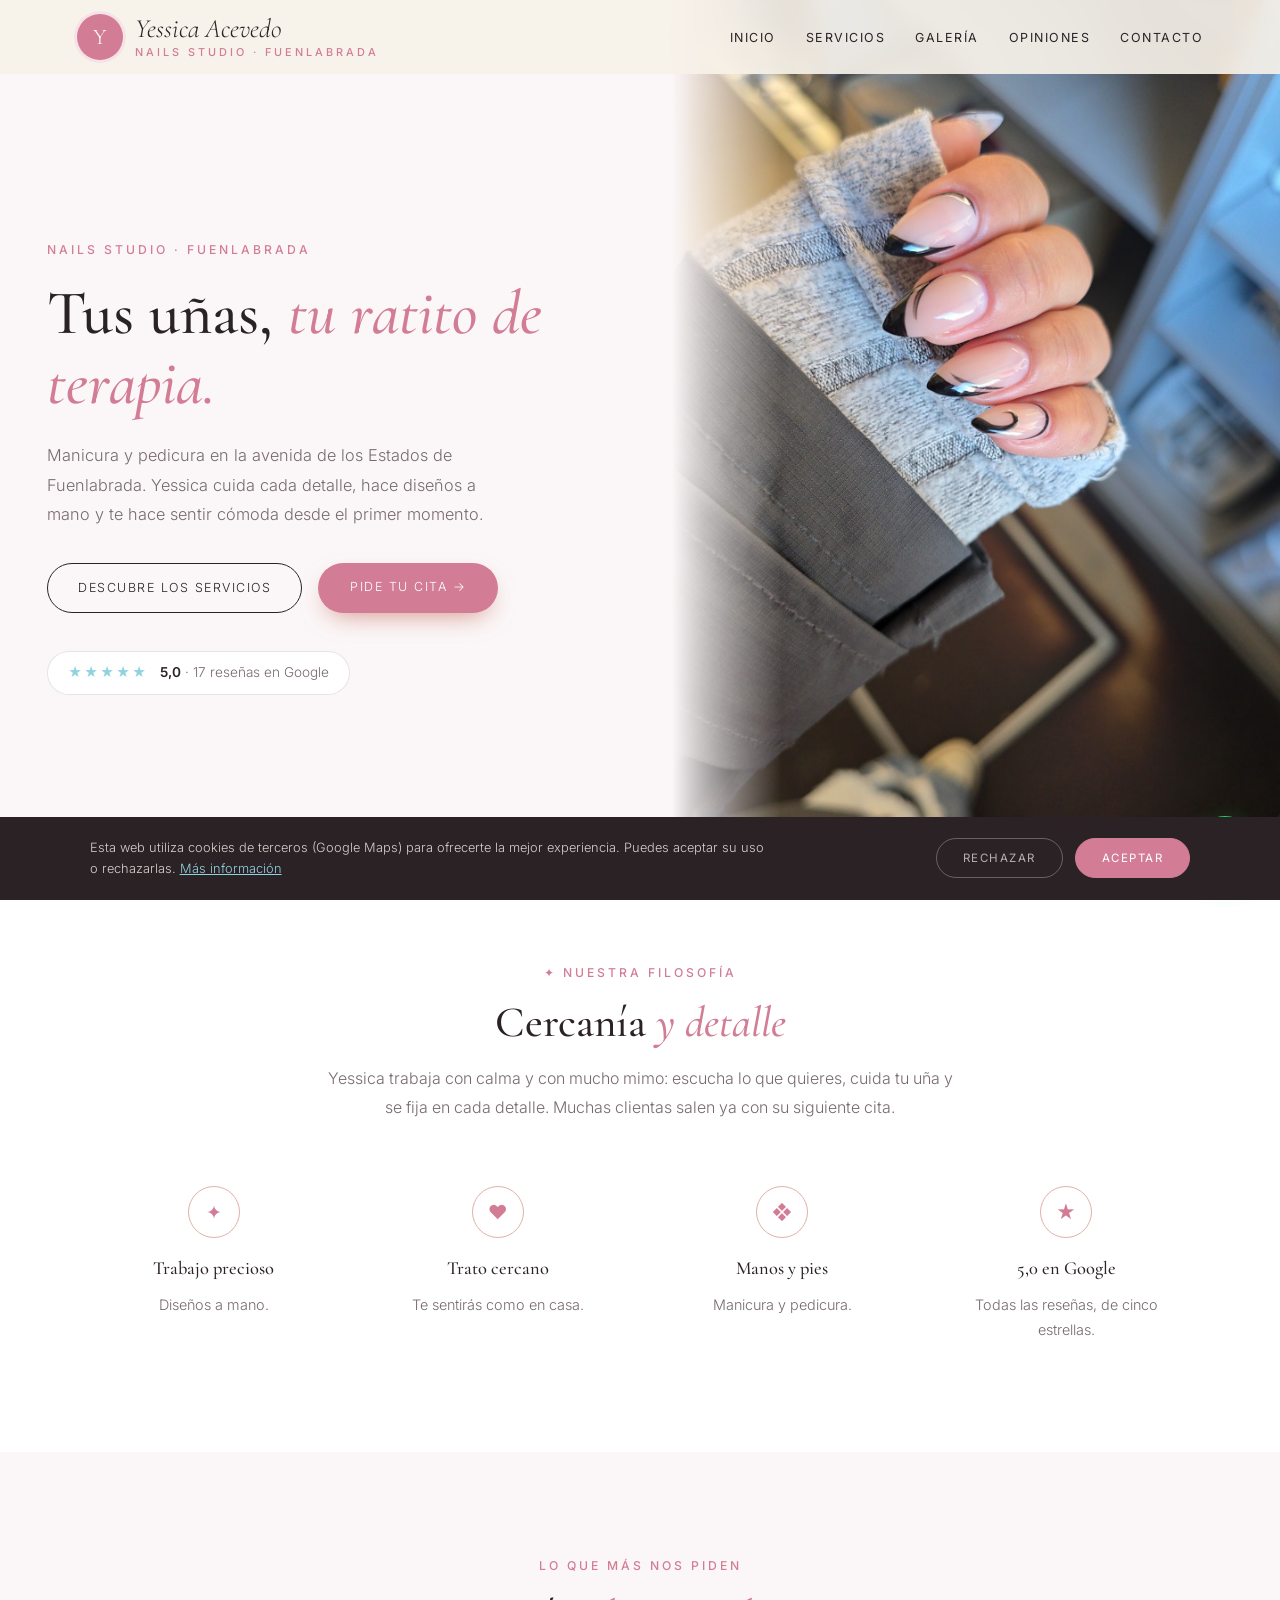
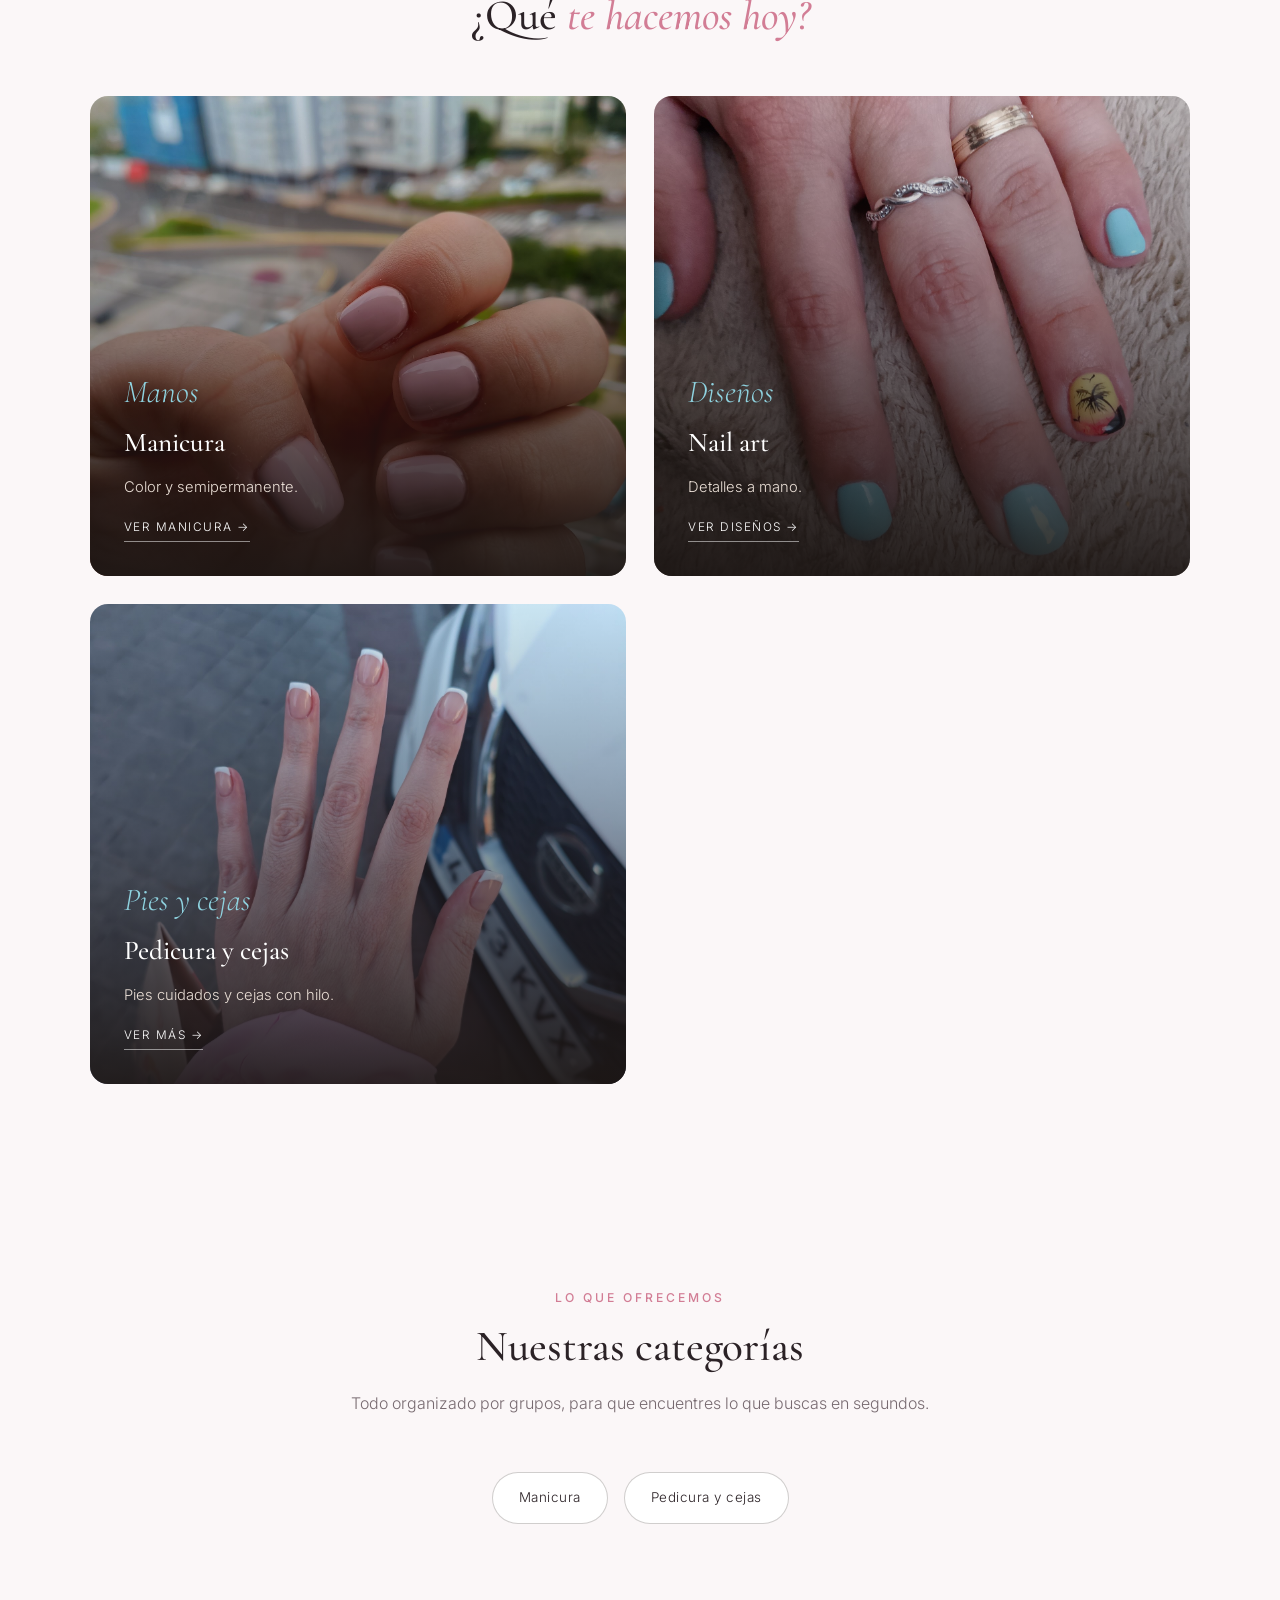
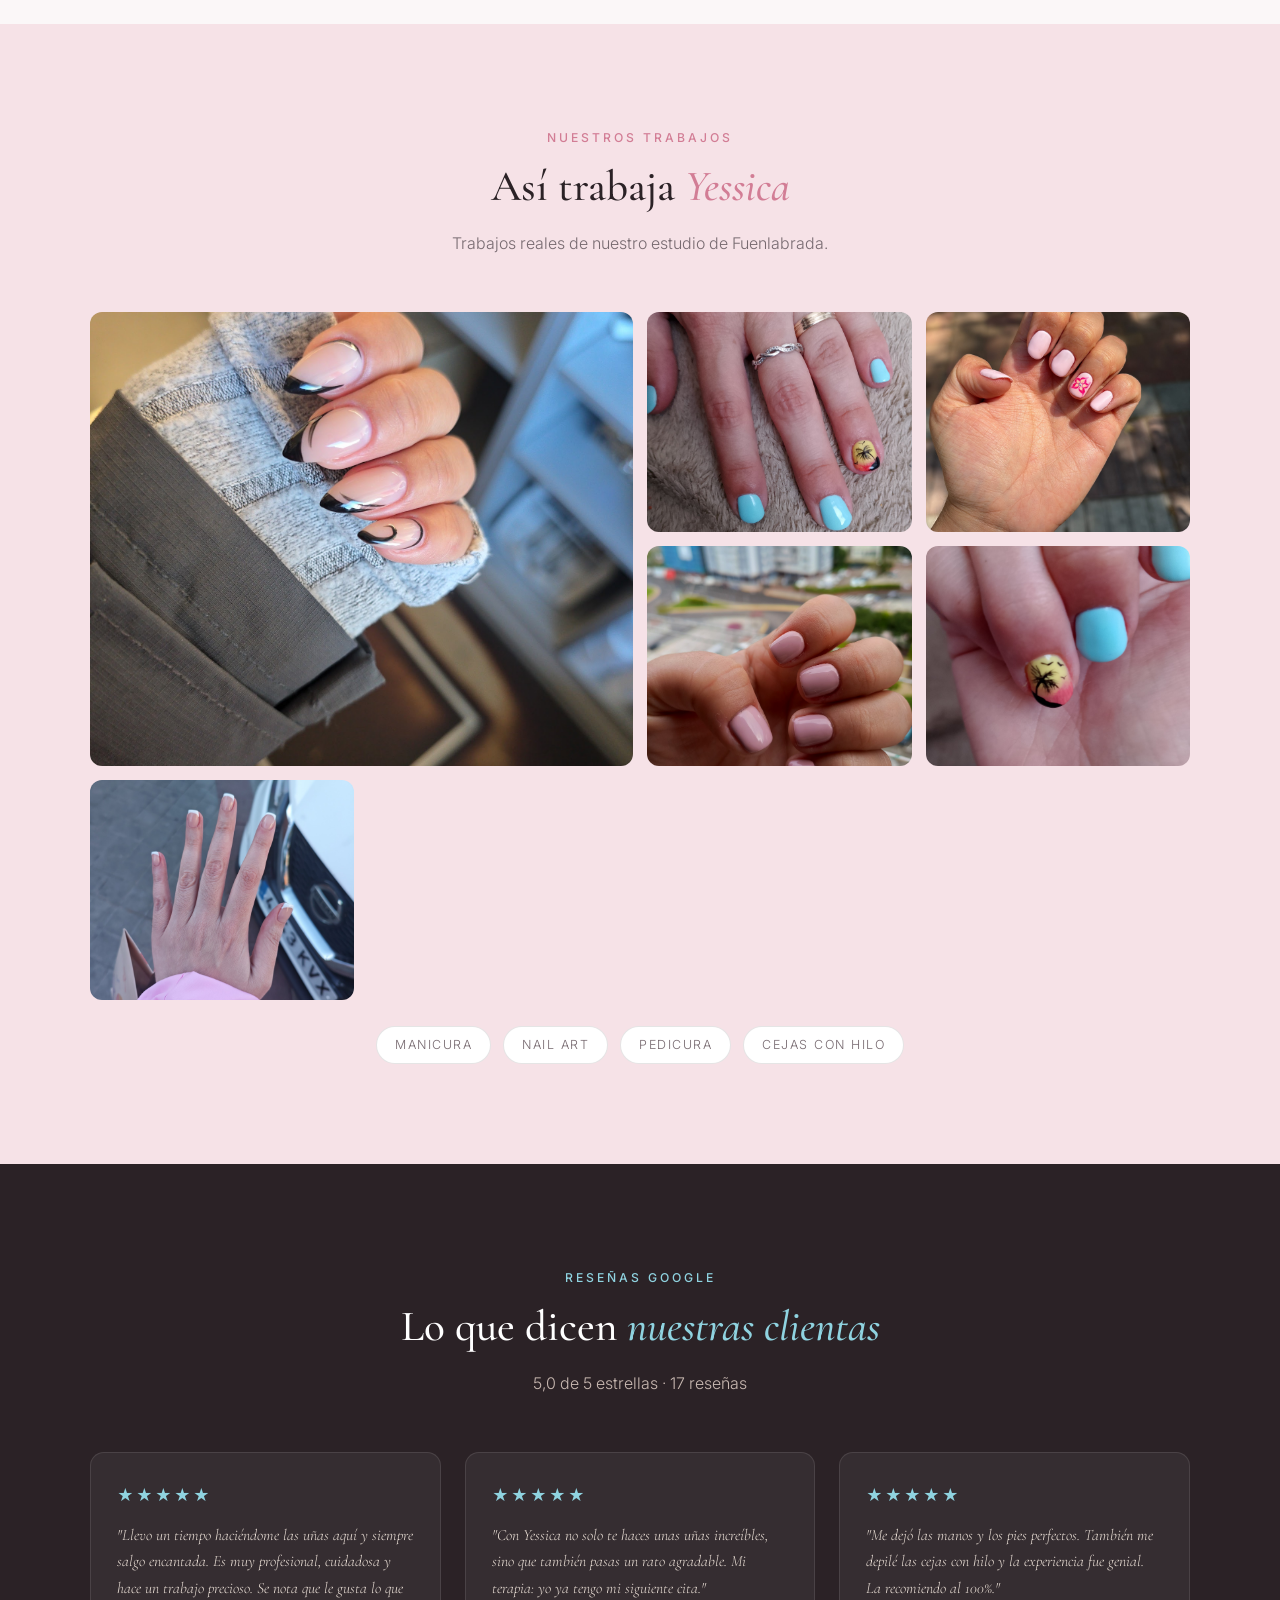
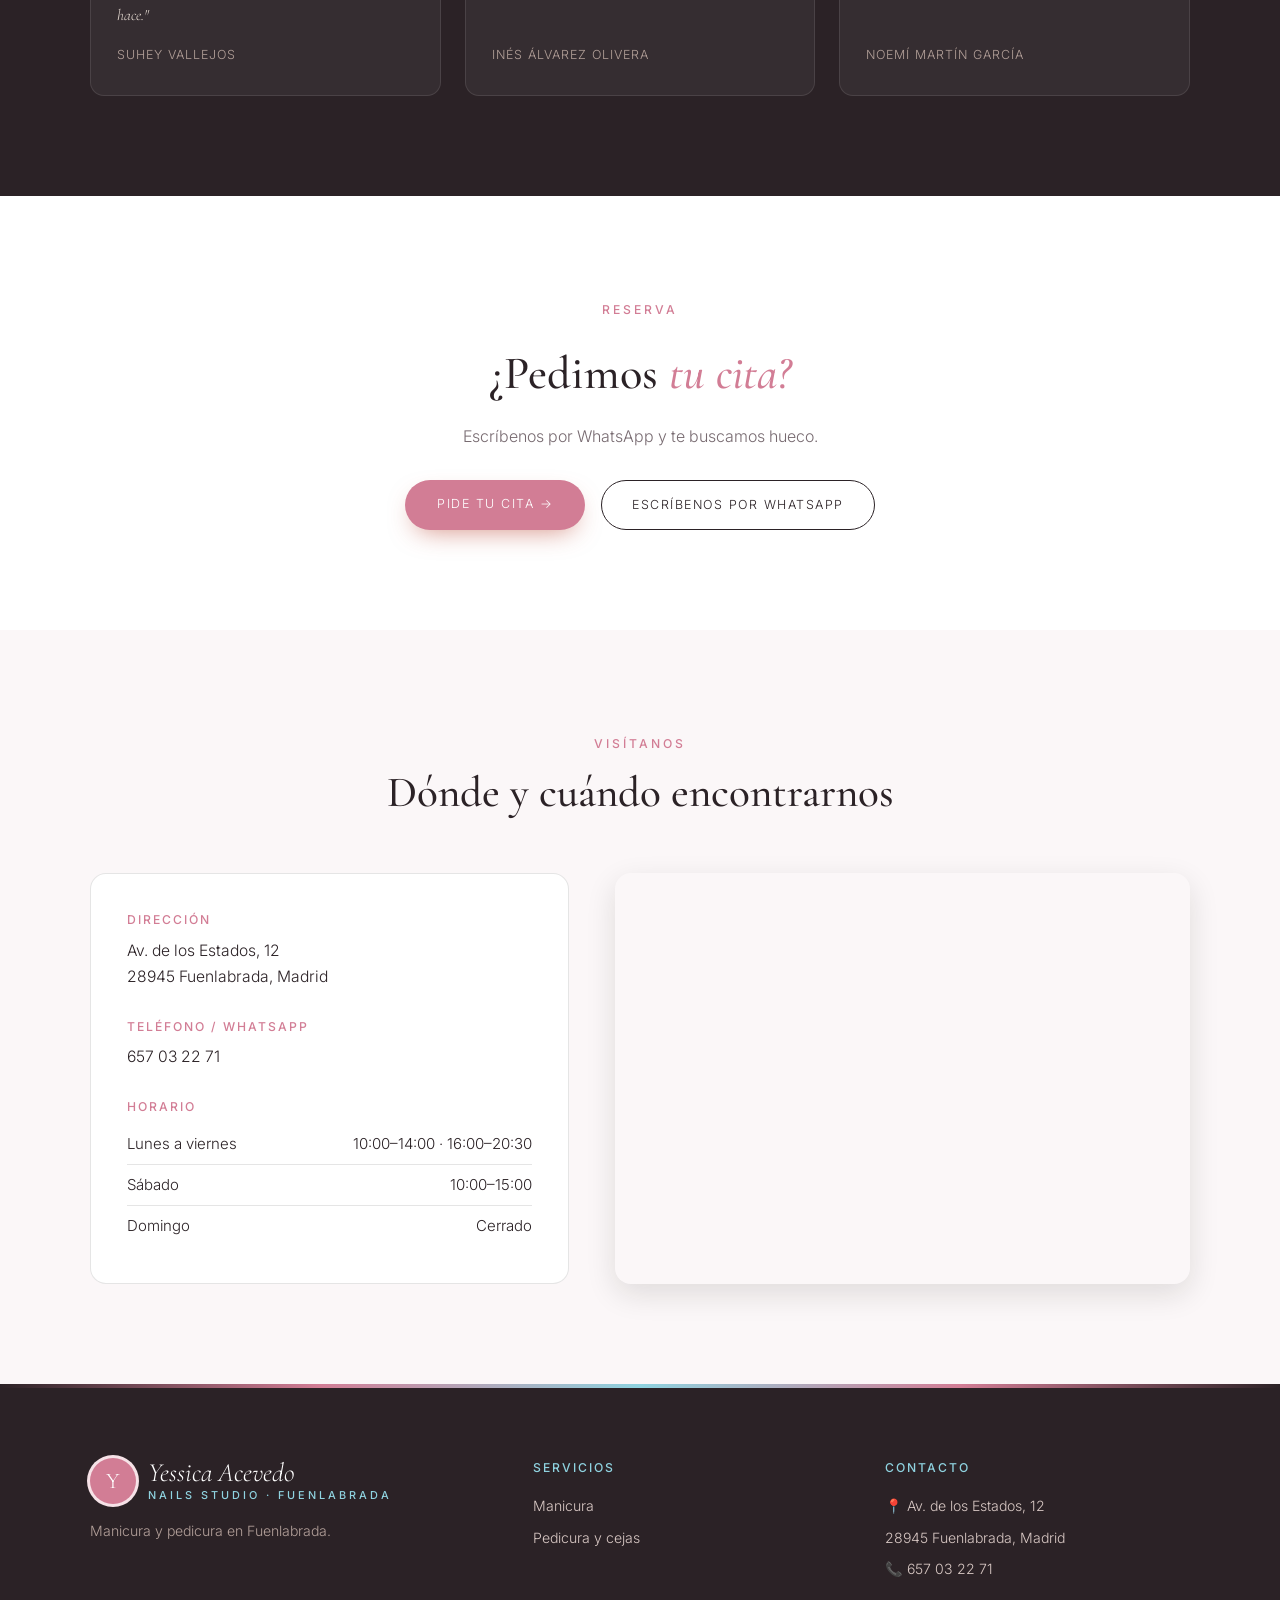
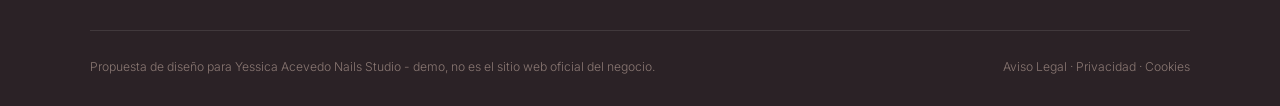
<file: index.html>
<!DOCTYPE html>
<html lang="es">
<head>
<meta charset="UTF-8">
<meta name="viewport" content="width=device-width, initial-scale=1.0">
<title>Yessica Acevedo Nails Studio — Manicura y pedicura en Fuenlabrada</title>
<meta name="description" content="Yessica Acevedo Nails Studio, en la avenida de los Estados 12 de Fuenlabrada. Manicura, pedicura, diseños a mano y cejas con hilo. 5★ en Google.">
<meta name="theme-color" content="#2b2226">
<meta property="og:title" content="Yessica Acevedo Nails Studio · Fuenlabrada">
<meta property="og:image" content="maps_05.jpg">

<link rel="preconnect" href="https://fonts.googleapis.com"><link rel="preconnect" href="https://fonts.gstatic.com" crossorigin><link href="https://fonts.googleapis.com/css2?family=Cormorant+Garamond:ital,wght@0,500;0,600;1,500&family=Inter:wght@300;400;500;600&display=swap" rel="stylesheet">
<link rel="stylesheet" href="styles.css">
</head>
<body>

<header id="header">
  <a href="index.html" class="logo" aria-label="Yessica Acevedo Nails Studio, inicio"><span class="logo-mark">Y</span><span class="logo-text"><span class="script">Yessica Acevedo</span><small>nails studio · Fuenlabrada</small></span></a>
  <nav id="nav" aria-label="Navegación principal"><ul><li><a href="index.html#inicio">Inicio</a></li><li><a href="servicios.html">Servicios</a></li><li><a href="index.html#galeria">Galería</a></li><li><a href="index.html#opiniones">Opiniones</a></li><li><a href="index.html#contacto">Contacto</a></li></ul></nav><button class="nav-toggle" id="navToggle" aria-label="Abrir menú">☰</button>
</header>

<section class="hero" id="inicio">
  <div class="hero-text">
    <span class="eyebrow">Nails studio · Fuenlabrada</span>
    <h1>Tus uñas, <em>tu ratito de terapia.</em></h1>
    <p>Manicura y pedicura en la avenida de los Estados de Fuenlabrada. Yessica cuida cada detalle, hace diseños a mano y te hace sentir cómoda desde el primer momento.</p>
    <div class="hero-ctas">
      <a href="servicios.html" class="btn-outline">Descubre los servicios</a>
      <a href="https://wa.me/34657032271?text=Hola%2C%20he%20visto%20tu%20web%20y%20me%20gustar%C3%ADa%20pedir%20cita%20con%20Yessica" class="btn-solid" target="_blank" rel="noopener">Pide tu cita →</a>
    </div>
    <a class="hero-rating" href="https://www.google.com/maps/search/?api=1&query=Yessica+Acevedo+Nails+Studio,+Avenida+de+los+Estados+12,+Fuenlabrada" target="_blank" rel="noopener"><span class="stars">★★★★★</span><span><strong>5,0</strong> · 17 reseñas en Google</span></a>
  </div>
  <div class="hero-img"><img src="maps_05.jpg" alt="Uñas con francesa en negro hechas en Yessica Acevedo Nails Studio, Fuenlabrada" style="object-position:center 50%;"></div>
</section>

<section class="trust">
  <div class="section-head">
    <span class="eyebrow">✦ Nuestra filosofía</span>
    <h2>Cercanía <em>y detalle</em></h2>
    <p>Yessica trabaja con calma y con mucho mimo: escucha lo que quieres, cuida tu uña y se fija en cada detalle. Muchas clientas salen ya con su siguiente cita.</p>
  </div>
  <div class="trust-grid">
    <div class="trust-card"><span class="trust-ic">✦</span><h3>Trabajo precioso</h3><p>Diseños a mano.</p></div>
    <div class="trust-card"><span class="trust-ic">♥</span><h3>Trato cercano</h3><p>Te sentirás como en casa.</p></div>
    <div class="trust-card"><span class="trust-ic">❖</span><h3>Manos y pies</h3><p>Manicura y pedicura.</p></div>
    <div class="trust-card"><span class="trust-ic">★</span><h3>5,0 en Google</h3><p>Todas las reseñas, de cinco estrellas.</p></div>
  </div>
</section>

<section class="worlds">
  <div class="section-head">
    <span class="eyebrow">Lo que más nos piden</span>
    <h2>¿Qué <em>te hacemos hoy?</em></h2>
  </div>
  <div class="worlds-grid">
    <a href="servicios.html#manos" class="world-card"><img src="maps_04.jpg" alt="Manicura"><div class="world-text"><span class="script">Manos</span><h3>Manicura</h3><p>Color y semipermanente.</p><span class="world-link">Ver manicura →</span></div></a>
    <a href="servicios.html#manos" class="world-card"><img src="maps_02.jpg" alt="Nail art"><div class="world-text"><span class="script">Diseños</span><h3>Nail art</h3><p>Detalles a mano.</p><span class="world-link">Ver diseños →</span></div></a>
    <a href="servicios.html#pies" class="world-card"><img src="maps_06.jpg" alt="Pedicura y cejas"><div class="world-text"><span class="script">Pies y cejas</span><h3>Pedicura y cejas</h3><p>Pies cuidados y cejas con hilo.</p><span class="world-link">Ver más →</span></div></a>
  </div>
</section>

<section>
  <div class="section-head">
    <span class="eyebrow">Lo que ofrecemos</span>
    <h2>Nuestras categorías</h2>
    <p>Todo organizado por grupos, para que encuentres lo que buscas en segundos.</p>
  </div>
  <div class="cat-pills">
    <a href="servicios.html#manos" class="cat-pill">Manicura</a>
    <a href="servicios.html#pies" class="cat-pill">Pedicura y cejas</a>
  </div>
</section>

<section class="gallery-wrap" id="galeria">
  <div class="section-head">
    <span class="eyebrow">Nuestros trabajos</span>
    <h2>Así trabaja <em>Yessica</em></h2>
    <p>Trabajos reales de nuestro estudio de Fuenlabrada.</p>
  </div>
  <div class="gallery">
    <figure class="big"><img src="maps_05.jpg" alt="Francesa en negro" loading="lazy"></figure>
    <figure><img src="maps_02.jpg" alt="Azul con palmera" loading="lazy"></figure>
    <figure><img src="maps_01.jpg" alt="Rosa con detalle" loading="lazy"></figure>
    <figure><img src="maps_04.jpg" alt="Nude rosado" loading="lazy"></figure>
    <figure><img src="maps_03.jpg" alt="Atardecer a mano" loading="lazy"></figure>
    <figure><img src="maps_06.jpg" alt="Francesa clásica" loading="lazy"></figure>
  </div>
  <div class="brands"><span>Manicura</span><span>Nail art</span><span>Pedicura</span><span>Cejas con hilo</span></div>
</section>

<section class="reviews-wrap" id="opiniones">
  <div class="section-head">
    <span class="eyebrow">Reseñas Google</span>
    <h2>Lo que dicen <em>nuestras clientas</em></h2>
    <p>5,0 de 5 estrellas · 17 reseñas</p>
  </div>
  <div class="review-grid">
    <div class="review-card"><div class="stars">★★★★★</div><p>"Llevo un tiempo haciéndome las uñas aquí y siempre salgo encantada. Es muy profesional, cuidadosa y hace un trabajo precioso. Se nota que le gusta lo que hace."</p><cite>Suhey Vallejos</cite></div>
    <div class="review-card"><div class="stars">★★★★★</div><p>"Con Yessica no solo te haces unas uñas increíbles, sino que también pasas un rato agradable. Mi terapia: yo ya tengo mi siguiente cita."</p><cite>Inés Álvarez Olivera</cite></div>
    <div class="review-card"><div class="stars">★★★★★</div><p>"Me dejó las manos y los pies perfectos. También me depilé las cejas con hilo y la experiencia fue genial. La recomiendo al 100%."</p><cite>Noemí Martín García</cite></div>
  </div>
</section>

<section class="cta-section">
  <span class="eyebrow">Reserva</span>
  <h2>¿Pedimos <em>tu cita?</em></h2>
  <p>Escríbenos por WhatsApp y te buscamos hueco.</p>
  <div class="cta-row">
    <a href="https://wa.me/34657032271?text=Hola%2C%20he%20visto%20tu%20web%20y%20me%20gustar%C3%ADa%20pedir%20cita%20con%20Yessica" class="btn-solid" target="_blank" rel="noopener">Pide tu cita →</a>
    <a href="https://wa.me/34657032271?text=Hola%2C%20he%20visto%20tu%20web%20y%20me%20gustar%C3%ADa%20pedir%20cita%20con%20Yessica" class="btn-outline" target="_blank" rel="noopener">Escríbenos por WhatsApp</a>
  </div>
</section>

<section class="contact-section" id="contacto">
  <div class="section-head">
    <span class="eyebrow">Visítanos</span>
    <h2>Dónde y cuándo encontrarnos</h2>
  </div>
  <div class="contact-grid">
    <div class="contact-info">
      <div class="contact-block"><h3>Dirección</h3><p>Av. de los Estados, 12<br>28945 Fuenlabrada, Madrid</p></div>
      <div class="contact-block"><h3>Teléfono / WhatsApp</h3><p><a href="tel:+34657032271">657 03 22 71</a></p></div>
      <div class="contact-block"><h3>Horario</h3><ul class="hours-list"><li><span>Lunes a viernes</span><span>10:00–14:00 · 16:00–20:30</span></li><li><span>Sábado</span><span>10:00–15:00</span></li><li><span>Domingo</span><span>Cerrado</span></li></ul></div>
      
    </div>
    <div class="contact-map">
      <iframe title="Mapa de Yessica Acevedo Nails Studio" src="https://www.google.com/maps?q=Yessica+Acevedo+Nails+Studio,+Avenida+de+los+Estados+12,+Fuenlabrada&output=embed" width="100%" height="100%" style="border:0;" allowfullscreen="" loading="lazy" referrerpolicy="no-referrer-when-downgrade"></iframe>
    </div>
  </div>
</section>

<footer>
  <div class="footer-grid">
    <div class="footer-brand">
      <a href="index.html" class="logo light"><span class="logo-mark">Y</span><span class="logo-text"><span class="script">Yessica Acevedo</span><small>nails studio · Fuenlabrada</small></span></a>
      <p>Manicura y pedicura en Fuenlabrada.</p>
    </div>
    <div><h4>Servicios</h4><ul><li><a href="servicios.html#manos">Manicura</a></li><li><a href="servicios.html#pies">Pedicura y cejas</a></li></ul></div>
    <div><h4>Contacto</h4><ul><li>📍 Av. de los Estados, 12</li><li>28945 Fuenlabrada, Madrid</li><li>📞 <a href="tel:+34657032271">657 03 22 71</a></li></ul></div>
  </div>
  <div class="footer-bottom">
    <span>Propuesta de diseño para Yessica Acevedo Nails Studio - demo, no es el sitio web oficial del negocio.</span>
    <span><a href="aviso-legal.html">Aviso Legal</a> &middot; <a href="politica-privacidad.html">Privacidad</a> &middot; <a href="politica-cookies.html">Cookies</a></span>
  </div>
</footer>

<div id="cookie-banner" class="cookie-banner"><p>Esta web utiliza cookies de terceros (Google Maps) para ofrecerte la mejor experiencia. Puedes aceptar su uso o rechazarlas. <a href="politica-cookies.html">Más información</a></p><div class="cookie-actions"><button onclick="setCookieChoice('rejected')" class="ck-reject">Rechazar</button><button onclick="setCookieChoice('accepted')" class="ck-accept">Aceptar</button></div></div>
<div class="social-fabs"><a class="wa-fab" href="https://wa.me/34657032271?text=Hola%2C%20he%20visto%20tu%20web%20y%20me%20gustar%C3%ADa%20pedir%20cita%20con%20Yessica" target="_blank" rel="noopener" aria-label="Escribir por WhatsApp"><svg width="28" height="28" viewBox="0 0 24 24" fill="white"><path d="M17.5 14.4c-.3-.1-1.8-.9-2-1s-.5-.1-.7.1-.8 1-.9 1.2-.3.2-.6.1a8.2 8.2 0 0 1-2.4-1.5 9 9 0 0 1-1.7-2.1c-.2-.3 0-.5.1-.6l.4-.5.3-.5v-.5l-.9-2.2c-.2-.6-.5-.5-.7-.5h-.6a1.1 1.1 0 0 0-.8.4 3.4 3.4 0 0 0-1 2.5 5.9 5.9 0 0 0 1.2 3.1 13.5 13.5 0 0 0 5.2 4.6c2.6 1 2.6.7 3.1.6a2.6 2.6 0 0 0 1.7-1.2 2.1 2.1 0 0 0 .2-1.2c-.1-.1-.3-.2-.6-.3ZM12 21.8a9.8 9.8 0 0 1-5-1.4l-.4-.2-3.7 1 1-3.6-.2-.4A9.8 9.8 0 1 1 12 21.8Zm8.4-18.3A11.8 11.8 0 0 0 1.8 17.7L.2 23.8l6.3-1.6a11.8 11.8 0 0 0 5.6 1.4A11.8 11.8 0 0 0 20.4 3.5Z"/></svg></a></div>
<script src="main.js"></script>
</body>
</html>
</file>
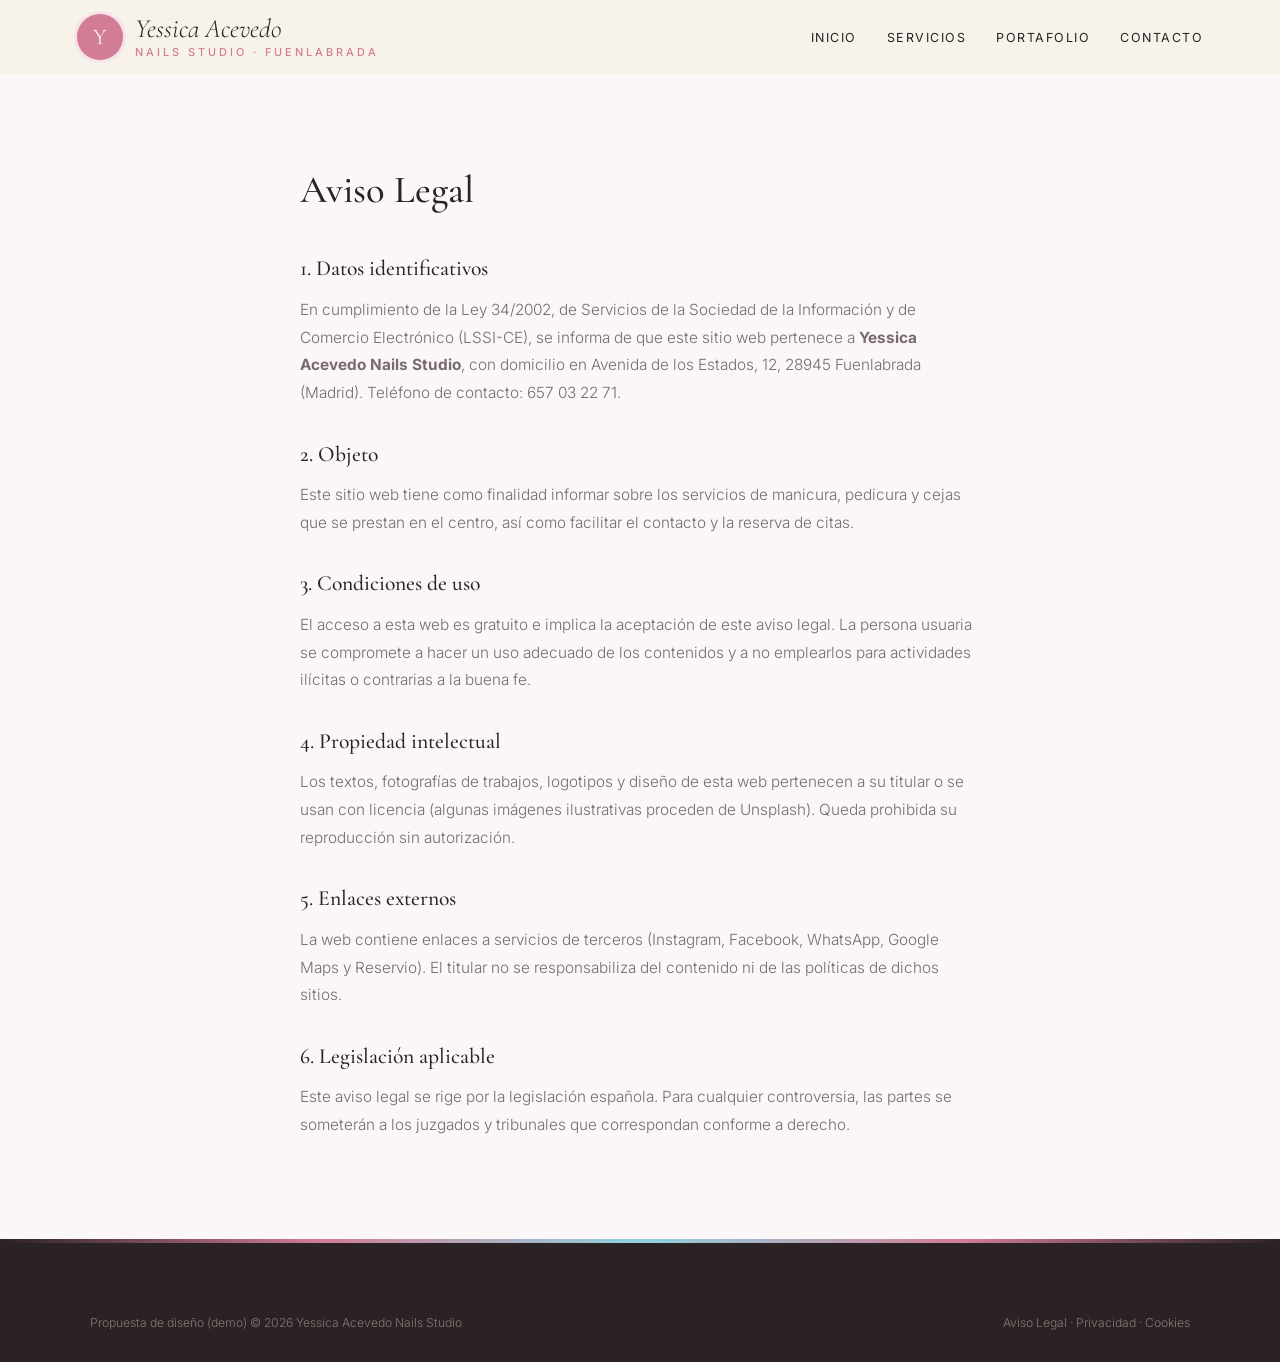
<file: aviso-legal.html>
<!DOCTYPE html>
<html lang="es">
<head>
<meta charset="UTF-8">
<meta name="viewport" content="width=device-width, initial-scale=1.0">
<title>Aviso Legal — Yessica Acevedo Nails Studio</title>
<meta name="robots" content="noindex">

<link rel="preconnect" href="https://fonts.googleapis.com">
<link href="https://fonts.googleapis.com/css2?family=Cormorant+Garamond:ital,wght@0,500;0,600;1,500&family=Inter:wght@300;400;500;600&display=swap" rel="stylesheet">
<link rel="stylesheet" href="styles.css">
</head>
<body>
<header id="header" class="scrolled">
  <a href="index.html" class="logo" aria-label="Yessica Acevedo Nails Studio, inicio">
    <span class="logo-mark">Y</span>
    <span class="logo-text"><span class="script">Yessica Acevedo</span><small>nails studio · Fuenlabrada</small></span>
  </a>
  <nav id="nav" aria-label="Navegación principal">
    <ul>
      <li><a href="index.html#inicio">Inicio</a></li>
      <li><a href="servicios.html">Servicios</a></li>
      <li><a href="portafolio.html">Portafolio</a></li>
      <li><a href="index.html#contacto">Contacto</a></li>
    </ul>
  </nav>
  <button class="nav-toggle" id="navToggle" aria-label="Abrir menú">☰</button>
</header>
<main class="legal"><h1>Aviso Legal</h1>
<h2>1. Datos identificativos</h2>
<p>En cumplimiento de la Ley 34/2002, de Servicios de la Sociedad de la Información y de Comercio Electrónico (LSSI-CE), se informa de que este sitio web pertenece a <strong>Yessica Acevedo Nails Studio</strong>, con domicilio en Avenida de los Estados, 12, 28945 Fuenlabrada (Madrid). Teléfono de contacto: 657 03 22 71.</p>
<h2>2. Objeto</h2>
<p>Este sitio web tiene como finalidad informar sobre los servicios de manicura, pedicura y cejas que se prestan en el centro, así como facilitar el contacto y la reserva de citas.</p>
<h2>3. Condiciones de uso</h2>
<p>El acceso a esta web es gratuito e implica la aceptación de este aviso legal. La persona usuaria se compromete a hacer un uso adecuado de los contenidos y a no emplearlos para actividades ilícitas o contrarias a la buena fe.</p>
<h2>4. Propiedad intelectual</h2>
<p>Los textos, fotografías de trabajos, logotipos y diseño de esta web pertenecen a su titular o se usan con licencia (algunas imágenes ilustrativas proceden de Unsplash). Queda prohibida su reproducción sin autorización.</p>
<h2>5. Enlaces externos</h2>
<p>La web contiene enlaces a servicios de terceros (Instagram, Facebook, WhatsApp, Google Maps y Reservio). El titular no se responsabiliza del contenido ni de las políticas de dichos sitios.</p>
<h2>6. Legislación aplicable</h2>
<p>Este aviso legal se rige por la legislación española. Para cualquier controversia, las partes se someterán a los juzgados y tribunales que correspondan conforme a derecho.</p></main>
<footer>
  <div class="footer-bottom" style="margin-top:0">
    <span>Propuesta de diseño (demo) © 2026 Yessica Acevedo Nails Studio</span>
    <span><a href="aviso-legal.html">Aviso Legal</a> &middot; <a href="politica-privacidad.html">Privacidad</a> &middot; <a href="politica-cookies.html">Cookies</a></span>
  </div>
</footer>
<script src="main.js"></script>
</body>
</html>
</file>
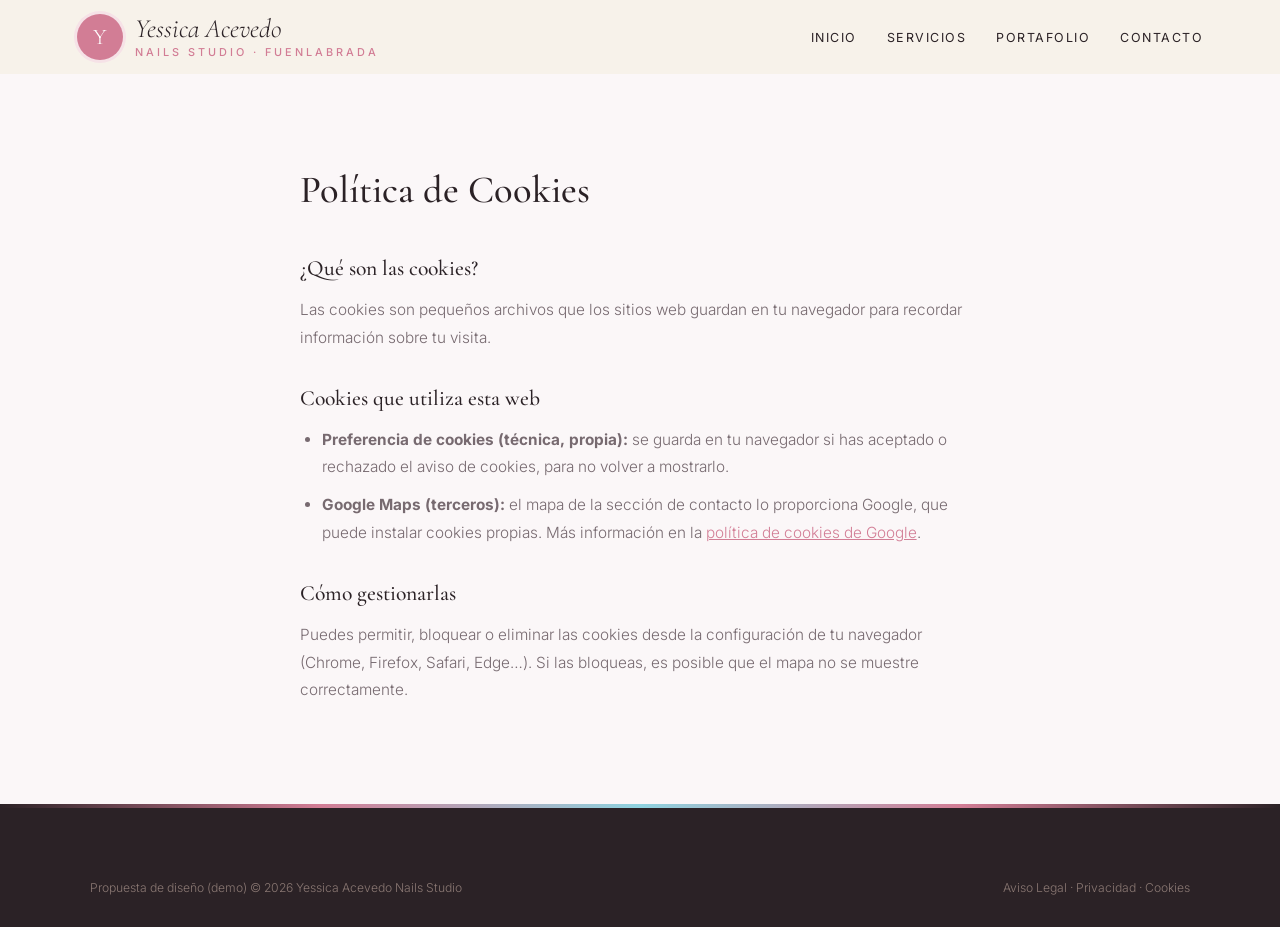
<file: politica-cookies.html>
<!DOCTYPE html>
<html lang="es">
<head>
<meta charset="UTF-8">
<meta name="viewport" content="width=device-width, initial-scale=1.0">
<title>Política de Cookies — Yessica Acevedo Nails Studio</title>
<meta name="robots" content="noindex">

<link rel="preconnect" href="https://fonts.googleapis.com">
<link href="https://fonts.googleapis.com/css2?family=Cormorant+Garamond:ital,wght@0,500;0,600;1,500&family=Inter:wght@300;400;500;600&display=swap" rel="stylesheet">
<link rel="stylesheet" href="styles.css">
</head>
<body>
<header id="header" class="scrolled">
  <a href="index.html" class="logo" aria-label="Yessica Acevedo Nails Studio, inicio">
    <span class="logo-mark">Y</span>
    <span class="logo-text"><span class="script">Yessica Acevedo</span><small>nails studio · Fuenlabrada</small></span>
  </a>
  <nav id="nav" aria-label="Navegación principal">
    <ul>
      <li><a href="index.html#inicio">Inicio</a></li>
      <li><a href="servicios.html">Servicios</a></li>
      <li><a href="portafolio.html">Portafolio</a></li>
      <li><a href="index.html#contacto">Contacto</a></li>
    </ul>
  </nav>
  <button class="nav-toggle" id="navToggle" aria-label="Abrir menú">☰</button>
</header>
<main class="legal"><h1>Política de Cookies</h1>
<h2>¿Qué son las cookies?</h2>
<p>Las cookies son pequeños archivos que los sitios web guardan en tu navegador para recordar información sobre tu visita.</p>
<h2>Cookies que utiliza esta web</h2>
<ul>
<li><strong>Preferencia de cookies (técnica, propia):</strong> se guarda en tu navegador si has aceptado o rechazado el aviso de cookies, para no volver a mostrarlo.</li>
<li><strong>Google Maps (terceros):</strong> el mapa de la sección de contacto lo proporciona Google, que puede instalar cookies propias. Más información en la <a href="https://policies.google.com/technologies/cookies" target="_blank" rel="noopener">política de cookies de Google</a>.</li>
</ul>
<h2>Cómo gestionarlas</h2>
<p>Puedes permitir, bloquear o eliminar las cookies desde la configuración de tu navegador (Chrome, Firefox, Safari, Edge…). Si las bloqueas, es posible que el mapa no se muestre correctamente.</p></main>
<footer>
  <div class="footer-bottom" style="margin-top:0">
    <span>Propuesta de diseño (demo) © 2026 Yessica Acevedo Nails Studio</span>
    <span><a href="aviso-legal.html">Aviso Legal</a> &middot; <a href="politica-privacidad.html">Privacidad</a> &middot; <a href="politica-cookies.html">Cookies</a></span>
  </div>
</footer>
<script src="main.js"></script>
</body>
</html>
</file>
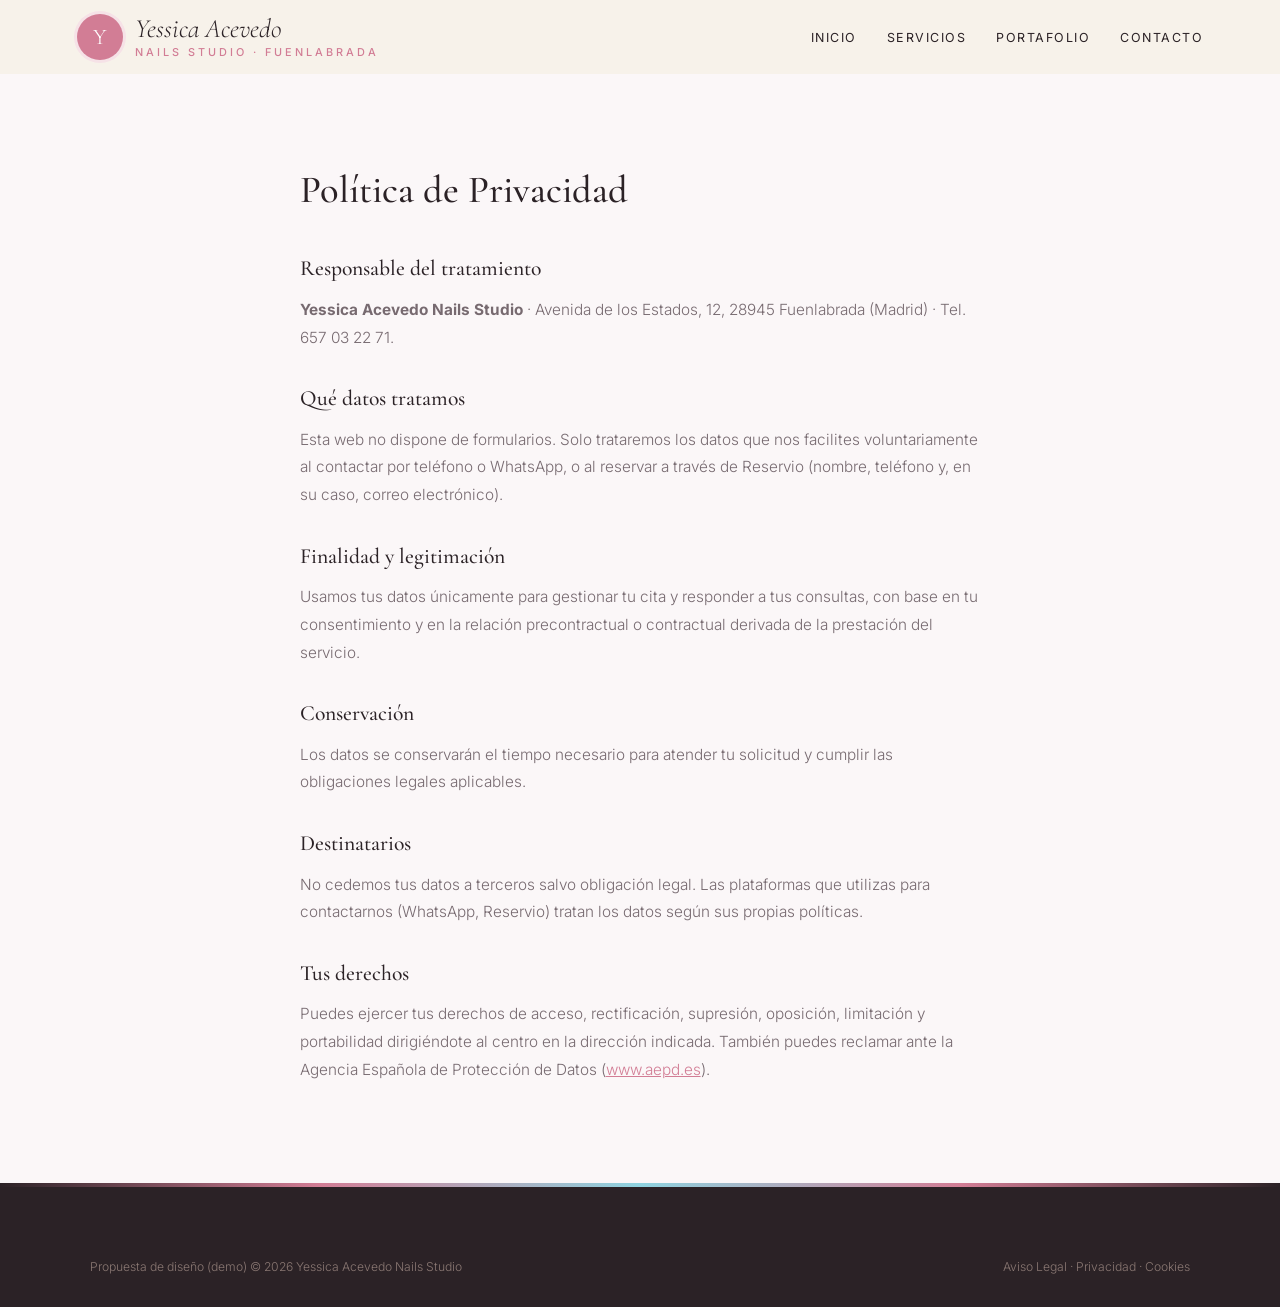
<file: politica-privacidad.html>
<!DOCTYPE html>
<html lang="es">
<head>
<meta charset="UTF-8">
<meta name="viewport" content="width=device-width, initial-scale=1.0">
<title>Política de Privacidad — Yessica Acevedo Nails Studio</title>
<meta name="robots" content="noindex">

<link rel="preconnect" href="https://fonts.googleapis.com">
<link href="https://fonts.googleapis.com/css2?family=Cormorant+Garamond:ital,wght@0,500;0,600;1,500&family=Inter:wght@300;400;500;600&display=swap" rel="stylesheet">
<link rel="stylesheet" href="styles.css">
</head>
<body>
<header id="header" class="scrolled">
  <a href="index.html" class="logo" aria-label="Yessica Acevedo Nails Studio, inicio">
    <span class="logo-mark">Y</span>
    <span class="logo-text"><span class="script">Yessica Acevedo</span><small>nails studio · Fuenlabrada</small></span>
  </a>
  <nav id="nav" aria-label="Navegación principal">
    <ul>
      <li><a href="index.html#inicio">Inicio</a></li>
      <li><a href="servicios.html">Servicios</a></li>
      <li><a href="portafolio.html">Portafolio</a></li>
      <li><a href="index.html#contacto">Contacto</a></li>
    </ul>
  </nav>
  <button class="nav-toggle" id="navToggle" aria-label="Abrir menú">☰</button>
</header>
<main class="legal"><h1>Política de Privacidad</h1>
<h2>Responsable del tratamiento</h2>
<p><strong>Yessica Acevedo Nails Studio</strong> · Avenida de los Estados, 12, 28945 Fuenlabrada (Madrid) · Tel. 657 03 22 71.</p>
<h2>Qué datos tratamos</h2>
<p>Esta web no dispone de formularios. Solo trataremos los datos que nos facilites voluntariamente al contactar por teléfono o WhatsApp, o al reservar a través de Reservio (nombre, teléfono y, en su caso, correo electrónico).</p>
<h2>Finalidad y legitimación</h2>
<p>Usamos tus datos únicamente para gestionar tu cita y responder a tus consultas, con base en tu consentimiento y en la relación precontractual o contractual derivada de la prestación del servicio.</p>
<h2>Conservación</h2>
<p>Los datos se conservarán el tiempo necesario para atender tu solicitud y cumplir las obligaciones legales aplicables.</p>
<h2>Destinatarios</h2>
<p>No cedemos tus datos a terceros salvo obligación legal. Las plataformas que utilizas para contactarnos (WhatsApp, Reservio) tratan los datos según sus propias políticas.</p>
<h2>Tus derechos</h2>
<p>Puedes ejercer tus derechos de acceso, rectificación, supresión, oposición, limitación y portabilidad dirigiéndote al centro en la dirección indicada. También puedes reclamar ante la Agencia Española de Protección de Datos (<a href="https://www.aepd.es" target="_blank" rel="noopener">www.aepd.es</a>).</p></main>
<footer>
  <div class="footer-bottom" style="margin-top:0">
    <span>Propuesta de diseño (demo) © 2026 Yessica Acevedo Nails Studio</span>
    <span><a href="aviso-legal.html">Aviso Legal</a> &middot; <a href="politica-privacidad.html">Privacidad</a> &middot; <a href="politica-cookies.html">Cookies</a></span>
  </div>
</footer>
<script src="main.js"></script>
</body>
</html>
</file>
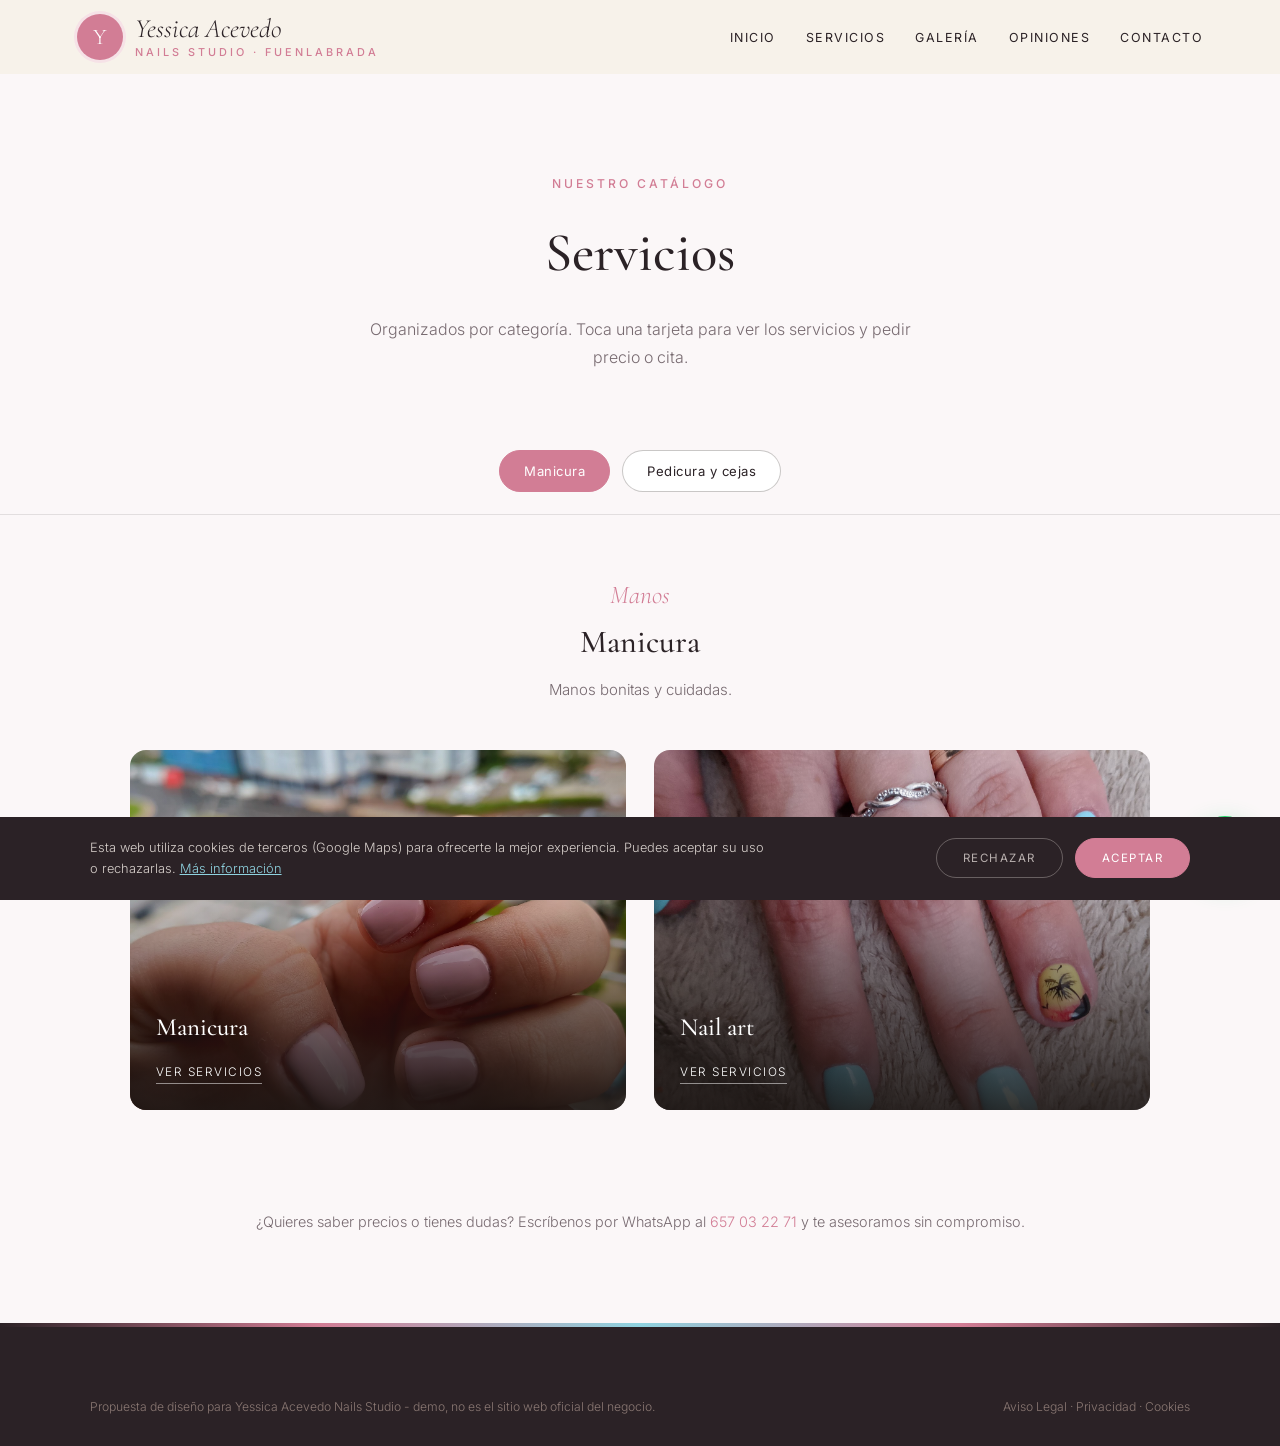
<file: servicios.html>
<!DOCTYPE html>
<html lang="es">
<head>
<meta charset="UTF-8">
<meta name="viewport" content="width=device-width, initial-scale=1.0">
<title>Servicios — Yessica Acevedo Nails Studio · Fuenlabrada</title>
<meta name="description" content="Servicios de Yessica Acevedo Nails Studio en Fuenlabrada.">

<link rel="preconnect" href="https://fonts.googleapis.com"><link rel="preconnect" href="https://fonts.gstatic.com" crossorigin><link href="https://fonts.googleapis.com/css2?family=Cormorant+Garamond:ital,wght@0,500;0,600;1,500&family=Inter:wght@300;400;500;600&display=swap" rel="stylesheet">
<link rel="stylesheet" href="styles.css">
</head>
<body>

<header id="header" class="scrolled">
  <a href="index.html" class="logo" aria-label="Yessica Acevedo Nails Studio, inicio"><span class="logo-mark">Y</span><span class="logo-text"><span class="script">Yessica Acevedo</span><small>nails studio · Fuenlabrada</small></span></a>
  <nav id="nav" aria-label="Navegación principal"><ul><li><a href="index.html#inicio">Inicio</a></li><li><a href="servicios.html">Servicios</a></li><li><a href="index.html#galeria">Galería</a></li><li><a href="index.html#opiniones">Opiniones</a></li><li><a href="index.html#contacto">Contacto</a></li></ul></nav><button class="nav-toggle" id="navToggle" aria-label="Abrir menú">☰</button>
</header>

<div class="page-hero">
  <span class="eyebrow">Nuestro catálogo</span>
  <h1>Servicios</h1>
  <p>Organizados por categoría. Toca una tarjeta para ver los servicios y pedir precio o cita.</p>
</div>

<div class="tabs">
  <button class="tab-btn active" data-tab="manos">Manicura</button>
  <button class="tab-btn" data-tab="pies">Pedicura y cejas</button>
  
</div>

<div class="tab-panel active" id="manos">
  <div class="tab-intro"><span class="script">Manos</span><h2>Manicura</h2><p>Manos bonitas y cuidadas.</p></div>
  <div class="cat-grid">
    <div class="cat-card" onclick="openModal('manicura')"><img src="maps_04.jpg" alt="Manicura" loading="lazy"><div class="cat-card-text"><h3>Manicura</h3><span>Ver servicios</span></div></div>
    <div class="cat-card" onclick="openModal('nailart')"><img src="maps_02.jpg" alt="Nail art" loading="lazy"><div class="cat-card-text"><h3>Nail art</h3><span>Ver servicios</span></div></div>
  </div>
</div>

<div class="tab-panel" id="pies">
  <div class="tab-intro"><span class="script">Pies</span><h2>Pedicura y cejas</h2><p>Pregúntanos por WhatsApp.</p></div>
  <div class="cat-grid">
    <div class="cat-card" onclick="openModal('pedicura')"><img src="maps_06.jpg" alt="Pedicura" loading="lazy"><div class="cat-card-text"><h3>Pedicura</h3><span>Ver servicios</span></div></div>
    <div class="cat-card" onclick="openModal('cejas')"><img src="maps_01.jpg" alt="Cejas" loading="lazy"><div class="cat-card-text"><h3>Cejas</h3><span>Ver servicios</span></div></div>
  </div>
</div>


<p class="services-note">¿Quieres saber precios o tienes dudas? Escríbenos por WhatsApp al <a href="https://wa.me/34657032271" target="_blank" rel="noopener" style="color:var(--red)">657 03 22 71</a> y te asesoramos sin compromiso.</p>

<div class="modal-overlay" id="modal-manicura"><div class="modal">
  <button class="modal-close" onclick="closeModal('manicura')" aria-label="Cerrar">×</button>
  <h3>Manicura</h3><p class="modal-sub">Color que dura</p>
  <div class="svc-row"><div><div class="svc-name">Manicura</div><span class="svc-desc"></span></div><div class="svc-price">Consultar</div></div>
  <div class="svc-row"><div><div class="svc-name">Esmaltado semipermanente</div><span class="svc-desc"></span></div><div class="svc-price">Consultar</div></div>
  <a class="modal-cta alt" href="https://wa.me/34657032271?text=Hola%2C%20quiero%20informaci%C3%B3n%20sobre%20manicura" target="_blank" rel="noopener">Pedir cita por WhatsApp</a>
</div></div>

<div class="modal-overlay" id="modal-nailart"><div class="modal">
  <button class="modal-close" onclick="closeModal('nailart')" aria-label="Cerrar">×</button>
  <h3>Nail art</h3><p class="modal-sub">Diseños a mano</p>
  <div class="svc-row"><div><div class="svc-name">Diseños y detalles</div><span class="svc-desc"></span></div><div class="svc-price">Consultar</div></div>
  <div class="svc-row"><div><div class="svc-name">Francesa</div><span class="svc-desc"></span></div><div class="svc-price">Consultar</div></div>
  <a class="modal-cta alt" href="https://wa.me/34657032271?text=Hola%2C%20quiero%20informaci%C3%B3n%20sobre%20nail%20art" target="_blank" rel="noopener">Pedir cita por WhatsApp</a>
</div></div>

<div class="modal-overlay" id="modal-pedicura"><div class="modal">
  <button class="modal-close" onclick="closeModal('pedicura')" aria-label="Cerrar">×</button>
  <h3>Pedicura</h3><p class="modal-sub">Pies cuidados</p>
  <div class="svc-row"><div><div class="svc-name">Pedicura</div><span class="svc-desc"></span></div><div class="svc-price">Consultar</div></div>
  <a class="modal-cta alt" href="https://wa.me/34657032271?text=Hola%2C%20quiero%20informaci%C3%B3n%20sobre%20pedicura" target="_blank" rel="noopener">Pedir cita por WhatsApp</a>
</div></div>

<div class="modal-overlay" id="modal-cejas"><div class="modal">
  <button class="modal-close" onclick="closeModal('cejas')" aria-label="Cerrar">×</button>
  <h3>Cejas</h3><p class="modal-sub">Depilación con hilo</p>
  <div class="svc-row"><div><div class="svc-name">Cejas con hilo</div><span class="svc-desc"></span></div><div class="svc-price">Consultar</div></div>
  <a class="modal-cta alt" href="https://wa.me/34657032271?text=Hola%2C%20quiero%20informaci%C3%B3n%20sobre%20cejas" target="_blank" rel="noopener">Pedir cita por WhatsApp</a>
</div></div>


<footer>
  <div class="footer-bottom" style="margin-top:0">
    <span>Propuesta de diseño para Yessica Acevedo Nails Studio - demo, no es el sitio web oficial del negocio.</span>
    <span><a href="aviso-legal.html">Aviso Legal</a> &middot; <a href="politica-privacidad.html">Privacidad</a> &middot; <a href="politica-cookies.html">Cookies</a></span>
  </div>
</footer>

<div id="cookie-banner" class="cookie-banner"><p>Esta web utiliza cookies de terceros (Google Maps) para ofrecerte la mejor experiencia. Puedes aceptar su uso o rechazarlas. <a href="politica-cookies.html">Más información</a></p><div class="cookie-actions"><button onclick="setCookieChoice('rejected')" class="ck-reject">Rechazar</button><button onclick="setCookieChoice('accepted')" class="ck-accept">Aceptar</button></div></div>
<div class="social-fabs"><a class="wa-fab" href="https://wa.me/34657032271?text=Hola%2C%20he%20visto%20tu%20web%20y%20me%20gustar%C3%ADa%20pedir%20cita%20con%20Yessica" target="_blank" rel="noopener" aria-label="Escribir por WhatsApp"><svg width="28" height="28" viewBox="0 0 24 24" fill="white"><path d="M17.5 14.4c-.3-.1-1.8-.9-2-1s-.5-.1-.7.1-.8 1-.9 1.2-.3.2-.6.1a8.2 8.2 0 0 1-2.4-1.5 9 9 0 0 1-1.7-2.1c-.2-.3 0-.5.1-.6l.4-.5.3-.5v-.5l-.9-2.2c-.2-.6-.5-.5-.7-.5h-.6a1.1 1.1 0 0 0-.8.4 3.4 3.4 0 0 0-1 2.5 5.9 5.9 0 0 0 1.2 3.1 13.5 13.5 0 0 0 5.2 4.6c2.6 1 2.6.7 3.1.6a2.6 2.6 0 0 0 1.7-1.2 2.1 2.1 0 0 0 .2-1.2c-.1-.1-.3-.2-.6-.3ZM12 21.8a9.8 9.8 0 0 1-5-1.4l-.4-.2-3.7 1 1-3.6-.2-.4A9.8 9.8 0 1 1 12 21.8Zm8.4-18.3A11.8 11.8 0 0 0 1.8 17.7L.2 23.8l6.3-1.6a11.8 11.8 0 0 0 5.6 1.4A11.8 11.8 0 0 0 20.4 3.5Z"/></svg></a></div>
<script src="main.js"></script>
</body>
</html>
</file>
<file: styles.css>
:root{
  --cream:#fbf7f8; --paper:#ffffff; --tint:#f6e2e7; --ink:#2b2226; --dark:#2b2226; --muted:#776a70;
  --red:#d27d95; --red-dark:#aa5d73; --teal:#d27d95; --gold:#8fd3e0; --line:rgba(0,0,0,.1);
  --brand-gradient:linear-gradient(90deg,#2b2226,#d27d95,#8fd3e0,#d27d95,#2b2226);
}
*{margin:0;padding:0;box-sizing:border-box;}
html{scroll-behavior:smooth;}
body{font-family:'Inter',sans-serif;background:var(--cream);color:var(--ink);overflow-x:hidden;font-weight:300;line-height:1.6;}
a{text-decoration:none;color:inherit;}
h1,h2,h3{font-family:'Cormorant Garamond',serif;font-weight:500;}
h1 em,h2 em{font-style:italic;color:var(--red);}
img{max-width:100%;display:block;}
.script{font-family:'Cormorant Garamond',serif;font-style:italic;}

/* HEADER */
header{position:fixed;top:0;left:0;right:0;z-index:100;display:flex;justify-content:space-between;align-items:center;padding:14px 6%;background:rgba(247,241,233,.92);backdrop-filter:blur(10px);-webkit-backdrop-filter:blur(10px);transition:box-shadow .3s,padding .3s;}
header.scrolled{box-shadow:0 2px 24px rgba(28,22,20,.1);padding:8px 6%;}
.logo{display:flex;align-items:center;gap:12px;color:var(--dark);}
.logo-badge{width:58px;height:58px;border-radius:50%;object-fit:cover;box-shadow:0 0 0 2px var(--gold),0 6px 16px rgba(28,22,20,.15);transition:width .3s,height .3s;}
header.scrolled .logo-badge{width:46px;height:46px;}
.logo-text{display:flex;flex-direction:column;line-height:1;}
.logo-text .script{font-size:1.65rem;color:var(--dark);}
.logo-text small{font-size:.68rem;letter-spacing:3px;text-transform:uppercase;color:var(--red);margin-top:4px;font-weight:500;}
.logo.light .logo-text .script{color:#fff;}
.logo.light .logo-text small{color:var(--gold);}
nav ul{list-style:none;display:flex;gap:30px;}
nav a{font-size:.78rem;letter-spacing:1.5px;text-transform:uppercase;font-weight:400;position:relative;padding:4px 0;}
nav a::after{content:"";position:absolute;left:0;bottom:-2px;height:1px;width:100%;background:var(--red);transform:scaleX(0);transform-origin:right;transition:transform .3s;}
nav a:hover::after{transform:scaleX(1);transform-origin:left;}
.nav-toggle{display:none;font-size:1.6rem;background:none;border:none;color:var(--dark);cursor:pointer;}

/* BOTONES */
.btn-outline{display:inline-block;border:1px solid var(--dark);color:var(--dark);padding:14px 30px;font-size:.78rem;letter-spacing:1.5px;text-transform:uppercase;border-radius:40px;transition:all .25s;}
.btn-outline:hover{background:var(--dark);color:var(--cream);}
.btn-outline.light{border-color:rgba(255,255,255,.5);color:#fff;}
.btn-outline.light:hover{background:#fff;color:var(--dark);}
.btn-solid{display:inline-block;background:var(--red);color:#fff;padding:14px 32px;font-size:.78rem;letter-spacing:1.5px;text-transform:uppercase;border-radius:40px;transition:transform .25s,box-shadow .25s,background .25s;box-shadow:0 10px 26px -10px rgba(181,64,44,.6);}
.btn-solid:hover{transform:translateY(-2px);background:var(--red-dark);}

/* HERO */
.hero{min-height:95vh;display:grid;grid-template-columns:1.05fr .95fr;align-items:stretch;padding:0;}
.hero-text{display:flex;flex-direction:column;justify-content:center;padding:150px 7% 70px;}
.eyebrow{display:inline-block;color:var(--teal);text-transform:uppercase;letter-spacing:3px;font-size:.76rem;font-weight:500;}
.hero-text .eyebrow{margin-bottom:20px;}
.hero-text h1{font-size:clamp(2.4rem,5vw,3.9rem);line-height:1.12;margin-bottom:22px;color:var(--dark);}
.hero-text p{font-size:1.02rem;color:var(--muted);max-width:470px;line-height:1.8;margin-bottom:34px;}
.hero-ctas{display:flex;gap:16px;flex-wrap:wrap;}
.hero-rating{display:inline-flex;align-items:center;gap:12px;margin-top:38px;padding:10px 20px;border:1px solid var(--line);border-radius:40px;background:var(--paper);font-size:.85rem;color:var(--muted);align-self:flex-start;}
.hero-rating strong{color:var(--dark);font-weight:600;}
.stars{color:var(--gold);letter-spacing:2px;}
.hero-img{position:relative;overflow:hidden;}
.hero-img img{width:100%;height:100%;object-fit:cover;position:absolute;inset:0;}
.hero-img::after{content:"";position:absolute;inset:0;background:linear-gradient(90deg,var(--cream) 0%,rgba(247,241,233,0) 18%);}

/* SECCIONES */
section{padding:100px 7%;}
.section-head{text-align:center;max-width:640px;margin:0 auto 54px;}
.section-head h2{font-size:clamp(1.9rem,4vw,2.7rem);margin-top:12px;color:var(--dark);line-height:1.2;}
.section-head p{margin-top:16px;color:var(--muted);line-height:1.8;}

.trust{background:var(--paper);border-top:4px solid transparent;border-image:var(--brand-gradient) 1;}
.trust-grid{display:grid;grid-template-columns:repeat(auto-fit,minmax(230px,1fr));gap:36px;max-width:1150px;margin:0 auto;}
.trust-card{text-align:center;padding:10px;}
.trust-ic{display:inline-grid;place-items:center;width:52px;height:52px;border-radius:50%;border:1px solid rgba(181,64,44,.4);color:var(--red);font-size:1.2rem;margin-bottom:16px;}
.trust-card h3{font-size:1.15rem;color:var(--dark);margin-bottom:10px;}
.trust-card p{font-size:.9rem;color:var(--muted);line-height:1.7;}

/* DOS MUNDOS */
.worlds{background:var(--cream);}
.worlds-grid{display:grid;grid-template-columns:1fr 1fr;gap:28px;max-width:1150px;margin:0 auto;}
.world-card{position:relative;border-radius:18px;overflow:hidden;min-height:480px;display:flex;align-items:flex-end;color:#fff;}
.world-card img{position:absolute;inset:0;width:100%;height:100%;object-fit:cover;transition:transform .6s;}
.world-card:hover img{transform:scale(1.05);}
.world-card::after{content:"";position:absolute;inset:0;background:linear-gradient(to top,rgba(28,22,20,.92) 0%,rgba(28,22,20,.35) 55%,rgba(28,22,20,.05) 100%);}
.world-text{position:relative;z-index:2;padding:34px;}
.world-text .script{font-size:2rem;color:var(--gold);}
.world-text h3{font-size:1.7rem;margin:4px 0 10px;}
.world-text p{font-size:.92rem;color:#eadfd6;line-height:1.7;max-width:440px;}
.world-link{display:inline-block;margin-top:18px;font-size:.74rem;letter-spacing:1.5px;text-transform:uppercase;border-bottom:1px solid rgba(255,255,255,.5);padding-bottom:4px;}

/* PILLS */
.cat-pills{display:flex;flex-wrap:wrap;gap:16px;justify-content:center;max-width:1000px;margin:0 auto;}
.cat-pill{border:1px solid rgba(43,33,29,.22);padding:14px 26px;border-radius:30px;font-size:.84rem;letter-spacing:.5px;transition:all .2s;background:var(--paper);}
.cat-pill:hover{background:var(--red);color:#fff;border-color:var(--red);}

/* GALERIA */
.gallery-wrap{background:var(--tint);}
.gallery{max-width:1200px;margin:0 auto;display:grid;grid-template-columns:repeat(4,1fr);grid-auto-rows:220px;gap:14px;}
.gallery figure{overflow:hidden;border-radius:12px;margin:0;}
.gallery img{width:100%;height:100%;object-fit:cover;transition:transform .5s;}
.gallery figure:hover img{transform:scale(1.05);}
.gallery .big{grid-column:span 2;grid-row:span 2;}

/* RESEÑAS */
.reviews-wrap{background:var(--dark);color:#fff;position:relative;}
.reviews-wrap .section-head h2{color:#fff;}
.reviews-wrap .section-head h2 em{color:var(--gold);}
.reviews-wrap .section-head p{color:#c9b9b2;}
.reviews-wrap .eyebrow{color:var(--gold);}
.review-grid{display:grid;grid-template-columns:repeat(auto-fit,minmax(300px,1fr));gap:24px;max-width:1150px;margin:0 auto;}
.review-card{background:rgba(255,255,255,.05);border:1px solid rgba(255,255,255,.1);padding:30px 26px;border-radius:14px;display:flex;flex-direction:column;}
.review-card .stars{margin-bottom:14px;}
.review-card p{font-family:'Cormorant Garamond',serif;font-size:.98rem;color:#eadfd6;line-height:1.7;font-style:italic;margin-bottom:16px;flex:1;}
.review-card cite{font-size:.78rem;color:#b3a099;font-style:normal;text-transform:uppercase;letter-spacing:1px;}

/* CTA */
.cta-section{text-align:center;background:var(--paper);}
.cta-section h2{font-size:clamp(2rem,4vw,2.9rem);color:var(--dark);margin:14px 0 14px;}
.cta-section p{color:var(--muted);margin-bottom:30px;}
.cta-row{display:flex;gap:16px;justify-content:center;flex-wrap:wrap;}

/* CONTACTO */
.contact-section{background:var(--cream);}
.contact-grid{display:grid;grid-template-columns:1fr 1.2fr;gap:46px;max-width:1150px;margin:0 auto;align-items:stretch;}
.contact-info{display:flex;flex-direction:column;gap:26px;background:var(--paper);border:1px solid var(--line);border-radius:16px;padding:36px;}
.contact-block h3{font-family:'Inter',sans-serif;font-size:.76rem;text-transform:uppercase;letter-spacing:2px;color:var(--red);font-weight:500;margin-bottom:8px;}
.contact-block p{font-size:.98rem;color:var(--ink);line-height:1.7;}
.contact-block a:hover{color:var(--red);}
.hours-list{list-style:none;}
.hours-list li{display:flex;justify-content:space-between;gap:20px;padding:8px 0;border-bottom:1px solid var(--line);font-size:.94rem;}
.hours-list li:last-child{border-bottom:none;}
.contact-map{border-radius:16px;overflow:hidden;min-height:380px;box-shadow:0 10px 30px rgba(28,22,20,.12);}
.contact-map iframe{display:block;min-height:380px;}

/* FOOTER */
footer{background:var(--dark);color:#d9c9c5;padding:70px 7% 30px;border-top:4px solid transparent;border-image:var(--brand-gradient) 1;}
.footer-grid{display:grid;grid-template-columns:1.3fr 1fr 1fr;gap:46px;max-width:1200px;margin:0 auto;padding-bottom:40px;border-bottom:1px solid rgba(255,255,255,.1);}
.footer-brand p{font-size:.88rem;color:#b3a09a;margin-top:16px;}
footer h4{font-size:.76rem;text-transform:uppercase;letter-spacing:2px;color:var(--gold);margin-bottom:18px;font-weight:500;}
footer ul{list-style:none;}
footer li{margin-bottom:9px;font-size:.88rem;color:#d9c9c5;}
footer a:hover{color:var(--gold);}
.footer-bottom{max-width:1200px;margin:26px auto 0;display:flex;justify-content:space-between;flex-wrap:wrap;gap:10px;font-size:.76rem;color:#8a7873;}
.footer-bottom a{color:#8a7873;}

/* FABS */
.social-fabs{position:fixed;bottom:26px;right:26px;z-index:200;display:flex;flex-direction:column;gap:14px;align-items:center;}
.social-fabs a{width:52px;height:52px;border-radius:50%;display:flex;align-items:center;justify-content:center;box-shadow:0 10px 24px rgba(0,0,0,.2);transition:transform .2s;}
.social-fabs a:hover{transform:scale(1.08);}
.wa-fab{width:58px !important;height:58px !important;background:#25D366;box-shadow:0 10px 26px rgba(37,211,102,.45) !important;}
.ig-fab{background:radial-gradient(circle at 30% 110%,#fdf497 0%,#fdf497 5%,#fd5949 45%,#d6249f 60%,#285AEB 90%);}
.fb-fab{background:#1877F2;}

/* COOKIES */
.cookie-banner{display:none;position:fixed;bottom:0;left:0;right:0;z-index:300;background:var(--dark);padding:20px 7%;flex-wrap:wrap;align-items:center;justify-content:space-between;gap:16px;}
.cookie-banner p{font-size:.8rem;color:rgba(245,237,232,.85);line-height:1.7;max-width:680px;}
.cookie-banner p a{color:var(--gold);text-decoration:underline;}
.cookie-actions{display:flex;gap:12px;flex-shrink:0;}
.cookie-actions button{font-family:'Inter',sans-serif;font-size:.72rem;letter-spacing:1.5px;text-transform:uppercase;padding:12px 26px;cursor:pointer;border-radius:30px;}
.ck-reject{background:transparent;color:rgba(245,237,232,.7);border:1px solid rgba(245,237,232,.3);}
.ck-accept{background:var(--red);color:#fff;border:1px solid var(--red);}

/* PÁGINAS INTERIORES */
.page-hero{padding:170px 7% 60px;text-align:center;background:var(--cream);}
.page-hero h1{font-size:clamp(2.3rem,5vw,3.4rem);margin-top:14px;color:var(--dark);}
.page-hero p{color:var(--muted);max-width:580px;margin:18px auto 0;line-height:1.8;}
.tabs{position:sticky;top:74px;z-index:50;background:var(--cream);padding:18px 7% 22px;display:flex;gap:12px;justify-content:center;flex-wrap:wrap;border-bottom:1px solid var(--line);}
.tab-btn{border:1px solid rgba(43,33,29,.25);background:var(--paper);padding:12px 24px;border-radius:30px;font-family:'Inter',sans-serif;font-size:.82rem;letter-spacing:.5px;color:var(--ink);cursor:pointer;transition:all .2s;}
.tab-btn.active,.tab-btn:hover{background:var(--red);color:#fff;border-color:var(--red);}
.tab-panel{display:none;padding:60px 7% 100px;max-width:1200px;margin:0 auto;}
.tab-panel.active{display:block;animation:fadeIn .5s;}
@keyframes fadeIn{from{opacity:0;transform:translateY(12px)}to{opacity:1;transform:none}}
.tab-intro{text-align:center;max-width:600px;margin:0 auto 46px;}
.tab-intro .script{font-size:1.6rem;color:var(--red);}
.tab-intro h2{font-size:2rem;color:var(--dark);}
.tab-intro p{color:var(--muted);margin-top:10px;line-height:1.75;font-size:.94rem;}

.cat-grid{display:grid;grid-template-columns:repeat(auto-fit,minmax(280px,1fr));gap:28px;}
.cat-grid.single{grid-template-columns:1fr;max-width:640px;margin:0 auto;}
.cat-grid.single .cat-card{height:440px;}
.cat-card{position:relative;border-radius:16px;overflow:hidden;height:360px;cursor:pointer;background:var(--tint);}
.cat-card img{width:100%;height:100%;object-fit:cover;transition:transform .5s;}
.cat-card:hover img{transform:scale(1.06);}
.cat-card::after{content:'';position:absolute;inset:0;background:linear-gradient(to top,rgba(28,22,20,.88) 0%,rgba(28,22,20,.15) 55%,transparent 100%);}
.cat-card-text{position:absolute;bottom:0;left:0;right:0;padding:26px;z-index:2;}
.cat-card-text h3{color:#fff;font-size:1.55rem;margin-bottom:10px;}
.cat-card-text span{color:#fff;font-size:.74rem;text-transform:uppercase;letter-spacing:1.5px;border-bottom:1px solid rgba(255,255,255,.5);padding-bottom:4px;}

.modal-overlay{display:none;position:fixed;inset:0;background:rgba(28,22,20,.78);z-index:300;align-items:center;justify-content:center;padding:20px;}
.modal-overlay.open{display:flex;}
.modal{background:var(--paper);max-width:560px;width:100%;max-height:85vh;overflow-y:auto;border-radius:16px;padding:40px;position:relative;}
.modal-close{position:absolute;top:16px;right:20px;background:none;border:none;font-size:1.7rem;color:var(--ink);cursor:pointer;}
.modal h3{font-size:1.8rem;color:var(--dark);margin-bottom:6px;}
.modal .modal-sub{color:var(--muted);font-size:.86rem;margin-bottom:22px;}
.svc-row{display:flex;justify-content:space-between;align-items:center;padding:16px 0;border-bottom:1px solid var(--line);gap:16px;}
.svc-row:last-of-type{border-bottom:none;}
.svc-name{font-size:.98rem;color:var(--ink);font-weight:400;}
.svc-desc{font-size:.8rem;color:var(--muted);display:block;margin-top:3px;line-height:1.5;}
.svc-price{font-size:.72rem;color:var(--red);text-transform:uppercase;letter-spacing:1px;white-space:nowrap;font-weight:500;}
.modal-cta{display:block;text-align:center;background:var(--red);color:#fff;padding:14px;border-radius:30px;margin-top:26px;font-size:.8rem;text-transform:uppercase;letter-spacing:1.5px;}
.modal-cta.alt{background:#25D366;margin-top:10px;}
.services-note{text-align:center;color:var(--muted);font-size:.9rem;padding:0 7% 90px;}

.portfolio-grid{display:grid;grid-template-columns:repeat(auto-fill,minmax(260px,1fr));gap:18px;}
.portfolio-grid figure{border-radius:14px;overflow:hidden;aspect-ratio:4/5;cursor:zoom-in;background:var(--tint);}
.portfolio-grid img{width:100%;height:100%;object-fit:cover;transition:transform .5s;}
.portfolio-grid figure:hover img{transform:scale(1.05);}
.lightbox{display:none;position:fixed;inset:0;z-index:400;background:rgba(15,12,10,.94);align-items:center;justify-content:center;padding:30px;cursor:zoom-out;}
.lightbox.open{display:flex;}
.lightbox img{max-width:100%;max-height:90vh;border-radius:10px;}

.legal{max-width:860px;margin:0 auto;padding:160px 7% 90px;}
.legal h1{font-size:2.4rem;color:var(--dark);margin-bottom:26px;}
.legal h2{font-size:1.35rem;color:var(--dark);margin:30px 0 10px;}
.legal p,.legal li{color:var(--muted);line-height:1.8;margin-bottom:10px;font-size:.96rem;}
.legal ul{padding-left:22px;}
.legal a{color:var(--red);text-decoration:underline;}

@media(max-width:900px){
  .hero{grid-template-columns:1fr;}
  .hero-img{height:340px;order:-1;margin-top:82px;}
  .hero-img::after{background:linear-gradient(0deg,var(--cream) 0%,rgba(247,241,233,0) 25%);}
  .hero-text{padding:30px 6% 60px;}
  .worlds-grid{grid-template-columns:1fr;}
  .world-card{min-height:420px;}
  .gallery{grid-template-columns:repeat(2,1fr);grid-auto-rows:170px;}
  .gallery .big{grid-column:span 2;grid-row:span 2;}
  .footer-grid{grid-template-columns:1fr;gap:30px;}
  .contact-grid{grid-template-columns:1fr;}
  .contact-map,.contact-map iframe{min-height:300px;}
  nav{position:fixed;top:0;right:0;height:100vh;width:78%;max-width:300px;background:var(--cream);padding:110px 40px;transform:translateX(100%);transition:transform .4s;box-shadow:-10px 0 40px rgba(0,0,0,.12);}
  nav.open{transform:translateX(0);}
  nav ul{flex-direction:column;gap:26px;}
  .nav-toggle{display:block;position:relative;z-index:110;}
  section{padding:70px 6%;}
  .tabs{top:66px;overflow-x:auto;justify-content:flex-start;flex-wrap:nowrap;}
  .tab-btn{flex-shrink:0;}
  .page-hero{padding:140px 6% 40px;}
  .modal{padding:34px 24px;}
}
@media(max-width:520px){
  .logo-text .script{font-size:1.35rem;}
  .logo-badge{width:48px;height:48px;}
  .social-fabs{right:16px;bottom:16px;}
  .social-fabs a{width:46px;height:46px;}
}

.logo-mark{width:46px;height:46px;border-radius:50%;background:var(--red);color:#fff;display:grid;place-items:center;font-family:'Cormorant Garamond',serif;font-size:1.4rem;box-shadow:0 0 0 3px var(--tint);}
.brands{display:flex;flex-wrap:wrap;gap:12px;justify-content:center;margin-top:26px;}
.brands span{border:1px solid var(--line);border-radius:30px;padding:8px 18px;font-size:.78rem;letter-spacing:1.5px;text-transform:uppercase;color:var(--muted);background:var(--paper);}
</file>
